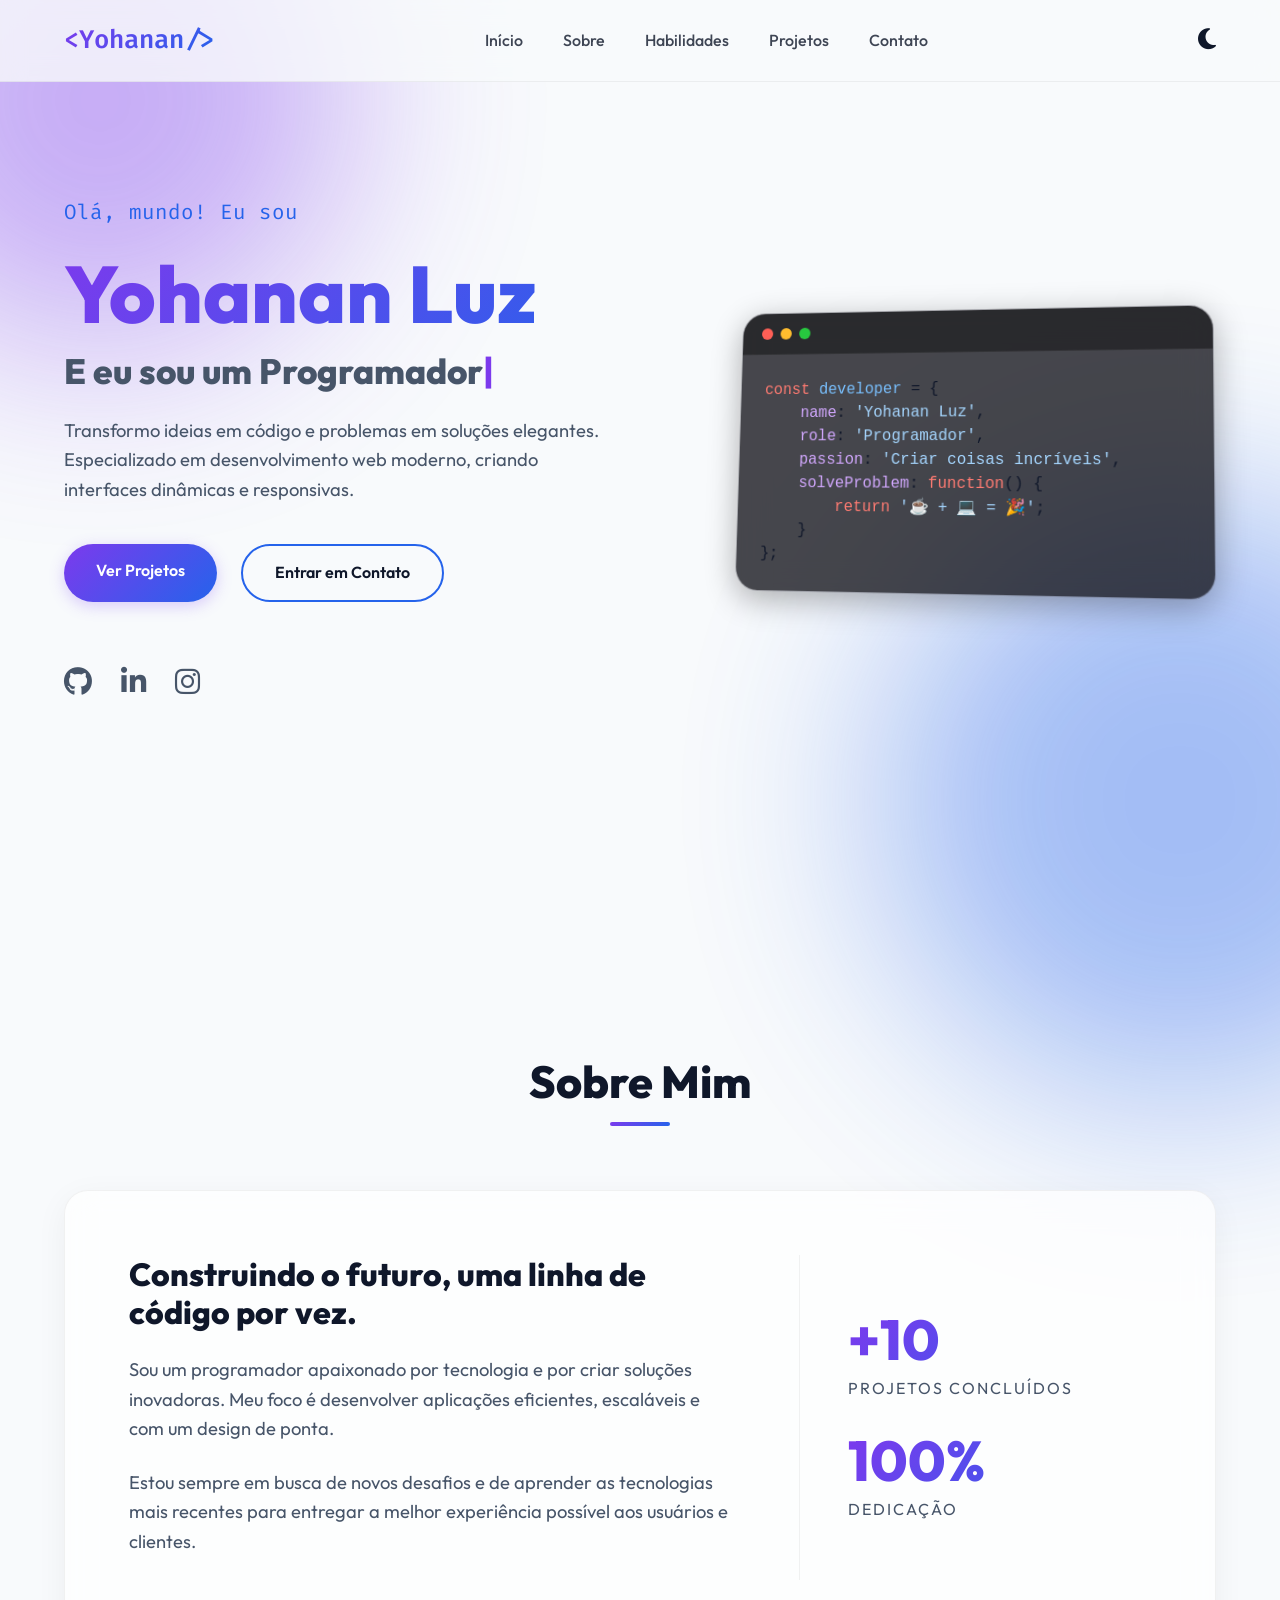
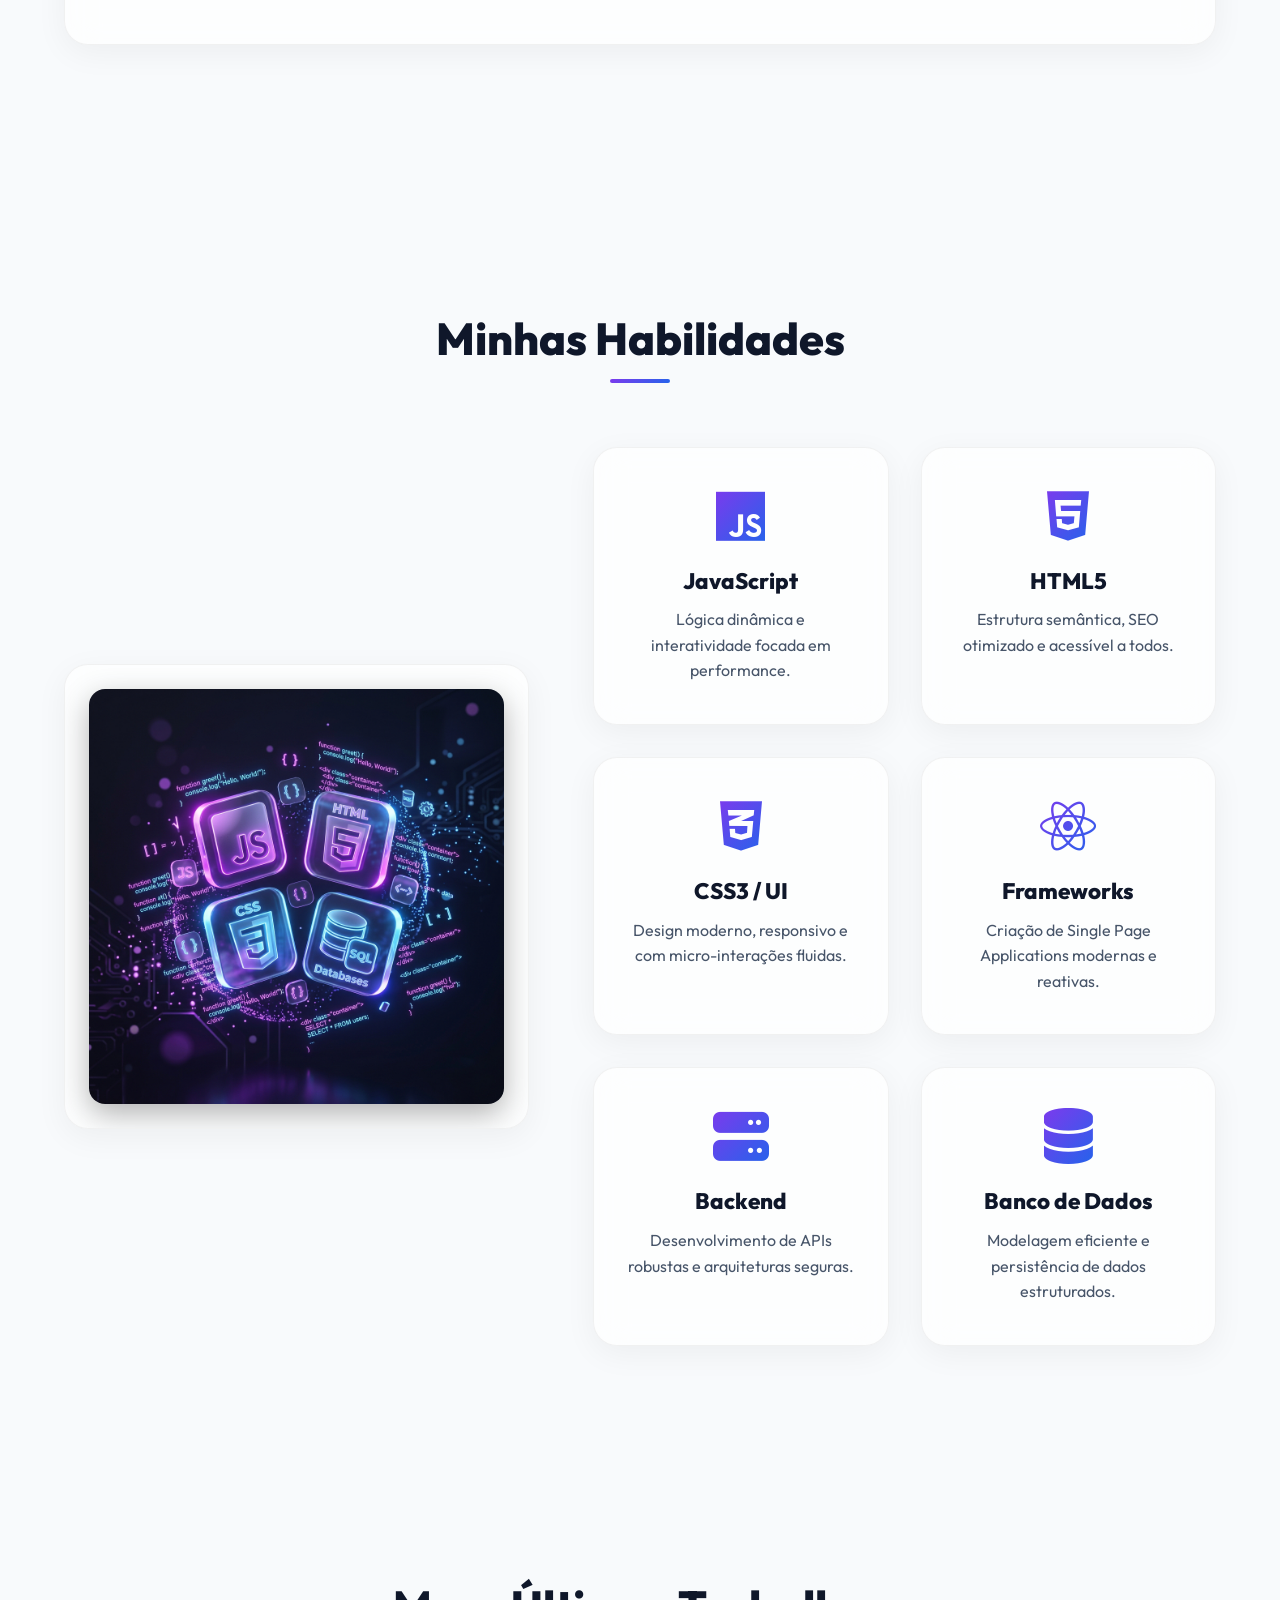
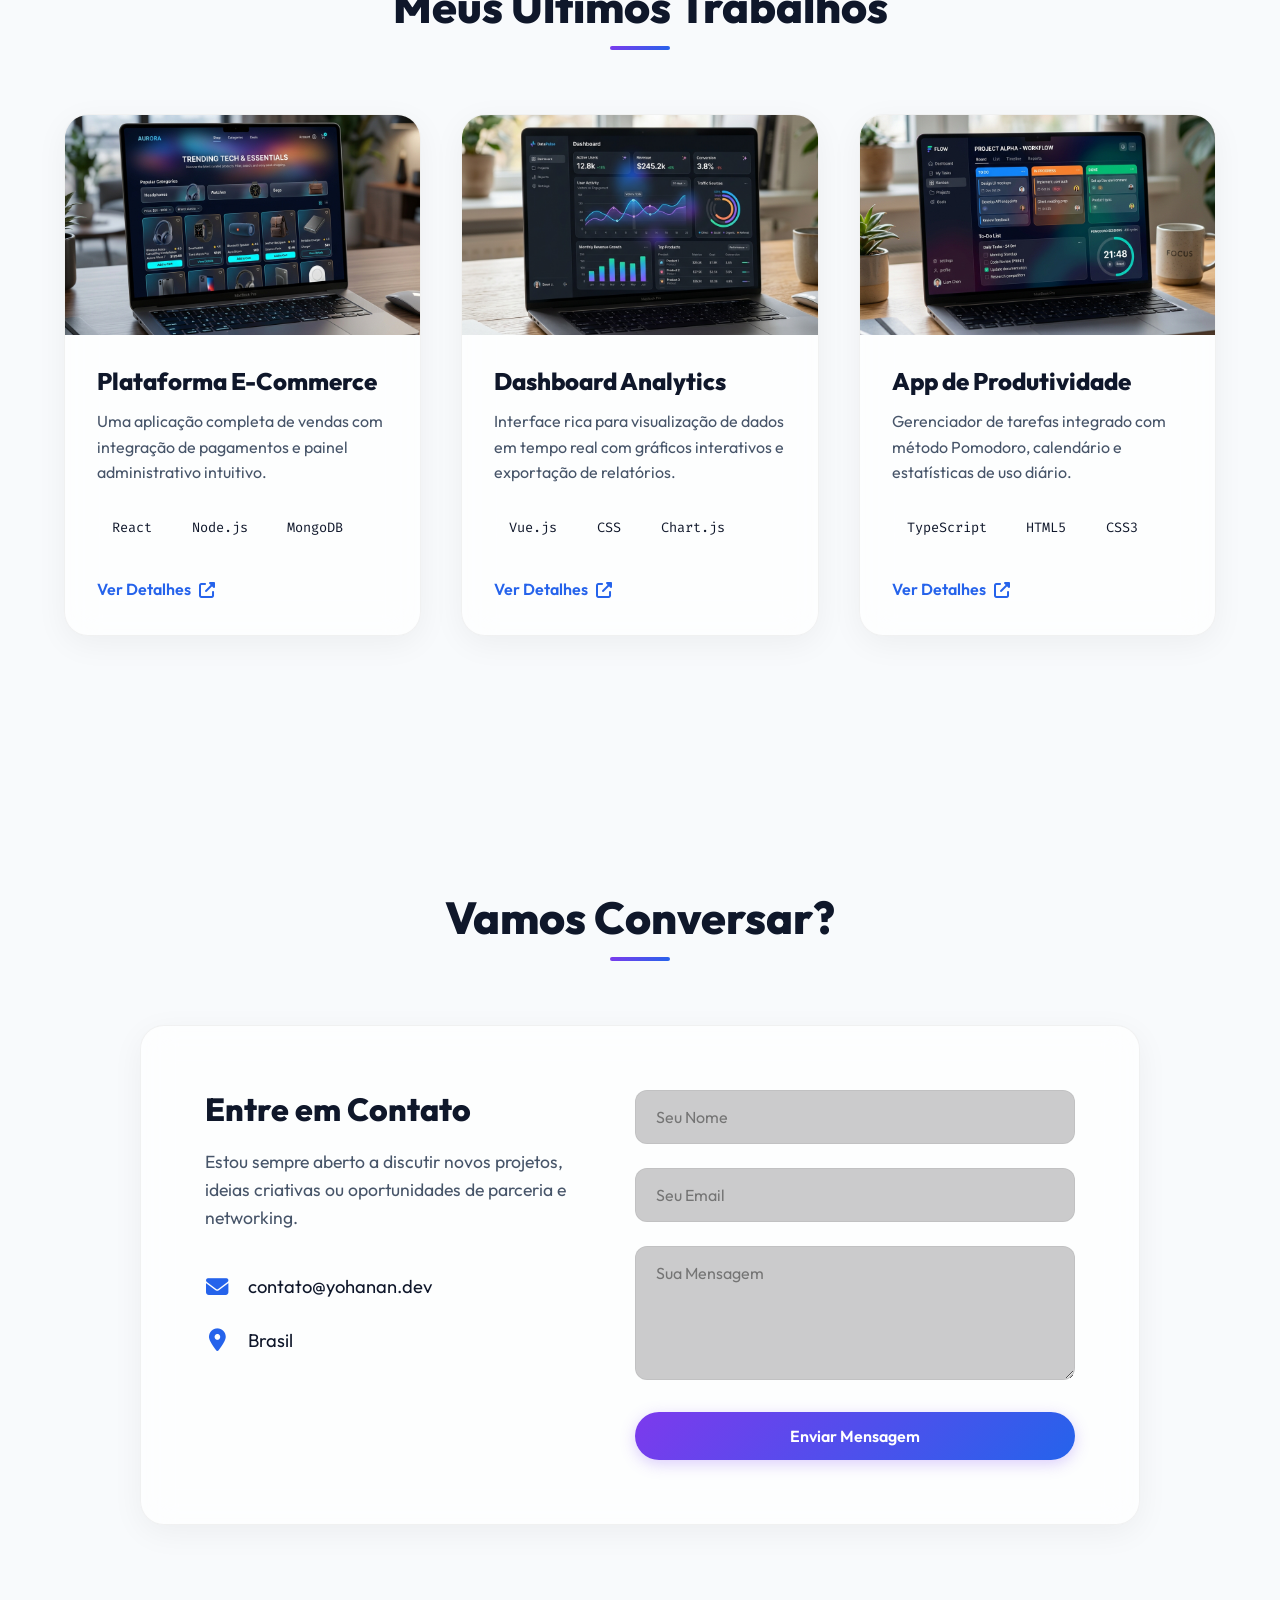
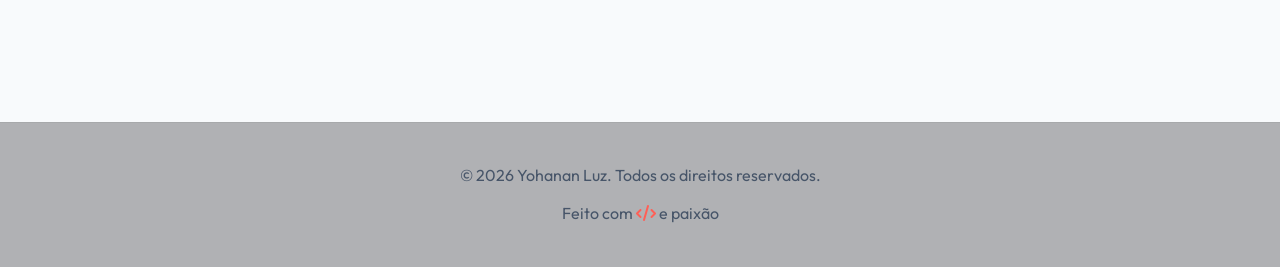
<file: index.html>
<!DOCTYPE html>
<html lang="pt-BR">

<head>
    <meta charset="UTF-8">
    <meta name="viewport" content="width=device-width, initial-scale=1.0">
    <title>Yohanan Luz | Programador</title>
    <meta name="description"
        content="Portfólio de Yohanan Luz, Programador focado em criar experiências web incríveis.">
    <link rel="stylesheet" href="style.css">
    <!-- Google Fonts -->
    <link rel="preconnect" href="https://fonts.googleapis.com">
    <link rel="preconnect" href="https://fonts.gstatic.com" crossorigin>
    <link
        href="https://fonts.googleapis.com/css2?family=Outfit:wght@300;400;600;800&family=Fira+Code:wght@400;500&display=swap"
        rel="stylesheet">
    <!-- Font Awesome -->
    <link rel="stylesheet" href="https://cdnjs.cloudflare.com/ajax/libs/font-awesome/6.4.0/css/all.min.css">
</head>

<body>
    <!-- Background Elements -->
    <div class="bg-shape shape-1"></div>
    <div class="bg-shape shape-2"></div>

    <!-- Container da Seção de Navegação (Navbar) -->
    <header class="navbar">
        <div class="logo">
            <span class="logo-text">&lt;Yohanan/&gt;</span>
        </div>
        <nav class="nav-links" aria-label="Navegação Principal">
            <ul>
                <li><a href="#home">Início</a></li>
                <li><a href="#about">Sobre</a></li>
                <li><a href="#skills">Habilidades</a></li>
                <li><a href="#projects">Projetos</a></li>
                <li><a href="contato.html">Contato</a></li>
            </ul>
        </nav>
        <div class="nav-actions">
            <button id="theme-toggle" class="theme-toggle-btn" aria-label="Alternar Tema">
                <i class="fas fa-sun"></i>
            </button>
            <button class="mobile-menu-btn" aria-label="Menu"><i class="fas fa-bars"></i></button>
        </div>
    </header>

    <!-- Container Principal da Página -->
    <main>
        <!-- Container da Seção Início (Hero) -->
        <section id="home" class="hero">
            <div class="hero-content">
                <p class="greeting">Olá, mundo! Eu sou</p>
                <h1 class="name">Yohanan Luz</h1>
                <h2 class="title">E eu sou um <span class="typing-text"></span><span class="cursor">|</span></h2>
                <p class="description">
                    Transformo ideias em código e problemas em soluções elegantes.
                    Especializado em desenvolvimento web moderno, criando interfaces dinâmicas e responsivas.
                </p>
                <div class="hero-buttons">
                    <a href="#projects" class="btn btn-primary">Ver Projetos</a>
                    <a href="contato.html" class="btn btn-secondary">Entrar em Contato</a>
                </div>
                <div class="social-links">
                    <a href="https://github.com/yohananluz" target="_blank" rel="noopener" aria-label="GitHub (abre em uma nova aba)"><i class="fab fa-github"></i></a>
                    <a href="https://linkedin.com/in/yohananluz" target="_blank" rel="noopener" aria-label="LinkedIn (abre em uma nova aba)"><i class="fab fa-linkedin-in"></i></a>
                    <a href="https://instagram.com/yohananluz" target="_blank" rel="noopener" aria-label="Instagram (abre em uma nova aba)"><i class="fab fa-instagram"></i></a>
                </div>
            </div>
            <div class="hero-image">
                <div class="profile-card glass-panel">
                    <div class="code-window">
                        <div class="window-header">
                            <span class="dot red"></span>
                            <span class="dot yellow"></span>
                            <span class="dot green"></span>
                        </div>
                        <div class="window-body">
                            <pre><code><span class="keyword">const</span> <span class="variable">developer</span> = {
    <span class="property">name</span>: <span class="string">'Yohanan Luz'</span>,
    <span class="property">role</span>: <span class="string">'Programador'</span>,
    <span class="property">passion</span>: <span class="string">'Criar coisas incríveis'</span>,
    <span class="method">solveProblem</span>: <span class="keyword">function</span>() {
        <span class="keyword">return</span> <span class="string">'☕ + 💻 = 🎉'</span>;
    }
};</code></pre>
                        </div>
                    </div>
                </div>
            </div>
        </section>

        <!-- Container da Seção Sobre Mim -->
        <section id="about" class="about">
            <div class="section-heading">
                <h2>Sobre Mim</h2>
                <div class="underline"></div>
            </div>
            <div class="about-content glass-panel">
                <div class="about-text">
                    <h3>Construindo o futuro, uma linha de código por vez.</h3>
                    <p>Sou um programador apaixonado por tecnologia e por criar soluções inovadoras. Meu foco é
                        desenvolver aplicações eficientes, escaláveis e com um design de ponta.</p>
                    <p>Estou sempre em busca de novos desafios e de aprender as tecnologias mais recentes para entregar
                        a melhor experiência possível aos usuários e clientes.</p>
                </div>
                <div class="stats">
                    <div class="stat-item">
                        <span class="stat-number">+10</span>
                        <span class="stat-label">Projetos Concluídos</span>
                    </div>
                    <div class="stat-item">
                        <span class="stat-number">100%</span>
                        <span class="stat-label">Dedicação</span>
                    </div>
                </div>
            </div>
        </section>

        <!-- Container da Seção de Habilidades -->
        <section id="skills" class="skills">
            <div class="section-heading">
                <h2>Minhas Habilidades</h2>
                <div class="underline"></div>
            </div>
            <div class="skills-content">
                <div class="skills-image-container glass-panel">
                    <img src="assets/images/skills-img.jpg" alt="Ilustração de Habilidades" class="skills-img">
                </div>
                <div class="skills-grid">
                    <div class="skill-card glass-panel">
                        <i class="fab fa-js text-gradient"></i>
                        <h3>JavaScript</h3>
                        <p>Lógica dinâmica e interatividade focada em performance.</p>
                    </div>
                    <div class="skill-card glass-panel">
                        <i class="fab fa-html5 text-gradient"></i>
                        <h3>HTML5</h3>
                        <p>Estrutura semântica, SEO otimizado e acessível a todos.</p>
                    </div>
                    <div class="skill-card glass-panel">
                        <i class="fab fa-css3-alt text-gradient"></i>
                        <h3>CSS3 / UI</h3>
                        <p>Design moderno, responsivo e com micro-interações fluidas.</p>
                    </div>
                    <div class="skill-card glass-panel">
                        <i class="fab fa-react text-gradient"></i>
                        <h3>Frameworks</h3>
                        <p>Criação de Single Page Applications modernas e reativas.</p>
                    </div>
                    <div class="skill-card glass-panel">
                        <i class="fas fa-server text-gradient"></i>
                        <h3>Backend</h3>
                        <p>Desenvolvimento de APIs robustas e arquiteturas seguras.</p>
                    </div>
                    <div class="skill-card glass-panel">
                        <i class="fas fa-database text-gradient"></i>
                        <h3>Banco de Dados</h3>
                        <p>Modelagem eficiente e persistência de dados estruturados.</p>
                    </div>
                </div>
            </div>
        </section>

        <!-- Container da Seção Últimos Trabalhos (Projetos) -->
        <section id="projects" class="projects">
            <div class="section-heading">
                <h2>Meus Últimos Trabalhos</h2>
                <div class="underline"></div>
            </div>
            <div class="projects-grid">
                <div class="project-card glass-panel">
                    <div class="project-image" role="img" aria-label="Mockup do projeto E-Commerce" style="background-image: url('assets/images/ecommerce-mockup.jpg')"></div>
                    <div class="project-info">
                        <h3>Plataforma E-Commerce</h3>
                        <p>Uma aplicação completa de vendas com integração de pagamentos e painel administrativo
                            intuitivo.</p>
                        <div class="project-tags">
                            <span>React</span>
                            <span>Node.js</span>
                            <span>MongoDB</span>
                        </div>
                        <a href="#" class="project-link">Ver Detalhes <i class="fas fa-external-link-alt"></i></a>
                    </div>
                </div>
                <div class="project-card glass-panel">
                    <div class="project-image" role="img" aria-label="Mockup do projeto Dashboard Analytics" style="background-image: url('assets/images/dashboard-mockup.jpg')"></div>
                    <div class="project-info">
                        <h3>Dashboard Analytics</h3>
                        <p>Interface rica para visualização de dados em tempo real com gráficos interativos e exportação
                            de relatórios.</p>
                        <div class="project-tags">
                            <span>Vue.js</span>
                            <span>CSS</span>
                            <span>Chart.js</span>
                        </div>
                        <a href="#" class="project-link">Ver Detalhes <i class="fas fa-external-link-alt"></i></a>
                    </div>
                </div>
                <div class="project-card glass-panel">
                    <div class="project-image" role="img" aria-label="Mockup do projeto App de Produtividade" style="background-image: url('assets/images/productivity-mockup.jpg')"></div>
                    <div class="project-info">
                        <h3>App de Produtividade</h3>
                        <p>Gerenciador de tarefas integrado com método Pomodoro, calendário e estatísticas de uso
                            diário.</p>
                        <div class="project-tags">
                            <span>TypeScript</span>
                            <span>HTML5</span>
                            <span>CSS3</span>
                        </div>
                        <a href="#" class="project-link">Ver Detalhes <i class="fas fa-external-link-alt"></i></a>
                    </div>
                </div>
            </div>
        </section>

        <!-- Container da Seção de Contato -->
        <section id="contact" class="contact">
            <div class="section-heading">
                <h2>Vamos Conversar?</h2>
                <div class="underline"></div>
            </div>
            <div class="contact-container glass-panel">
                <div class="contact-info">
                    <h3>Entre em Contato</h3>
                    <p>Estou sempre aberto a discutir novos projetos, ideias criativas ou oportunidades de parceria e
                        networking.</p>
                    <div class="contact-details">
                        <div class="contact-item">
                            <i class="fas fa-envelope"></i>
                            <span>contato@yohanan.dev</span>
                        </div>
                        <div class="contact-item">
                            <i class="fas fa-map-marker-alt"></i>
                            <span>Brasil</span>
                        </div>
                    </div>
                </div>
                <form class="contact-form">
                    <div class="form-group">
                        <label for="form-nome" class="sr-only">Seu Nome</label>
                        <input type="text" id="form-nome" name="nome" placeholder="Seu Nome" required>
                    </div>
                    <div class="form-group">
                        <label for="form-email" class="sr-only">Seu Email</label>
                        <input type="email" id="form-email" name="email" placeholder="Seu Email" required>
                    </div>
                    <div class="form-group">
                        <label for="form-mensagem" class="sr-only">Sua Mensagem</label>
                        <textarea id="form-mensagem" name="mensagem" placeholder="Sua Mensagem" rows="5" required></textarea>
                    </div>
                    <button type="submit" class="btn btn-primary w-100">Enviar Mensagem</button>
                </form>
            </div>
        </section>
    </main>

    <!-- Container da Seção de Rodapé (Footer) -->
    <footer>
        <p>&copy; 2026 Yohanan Luz. Todos os direitos reservados.</p>
        <p class="made-with">Feito com <i class="fas fa-code"></i> e paixão</p>
    </footer>

    <script src="script.js"></script>
</body>

</html>
</file>
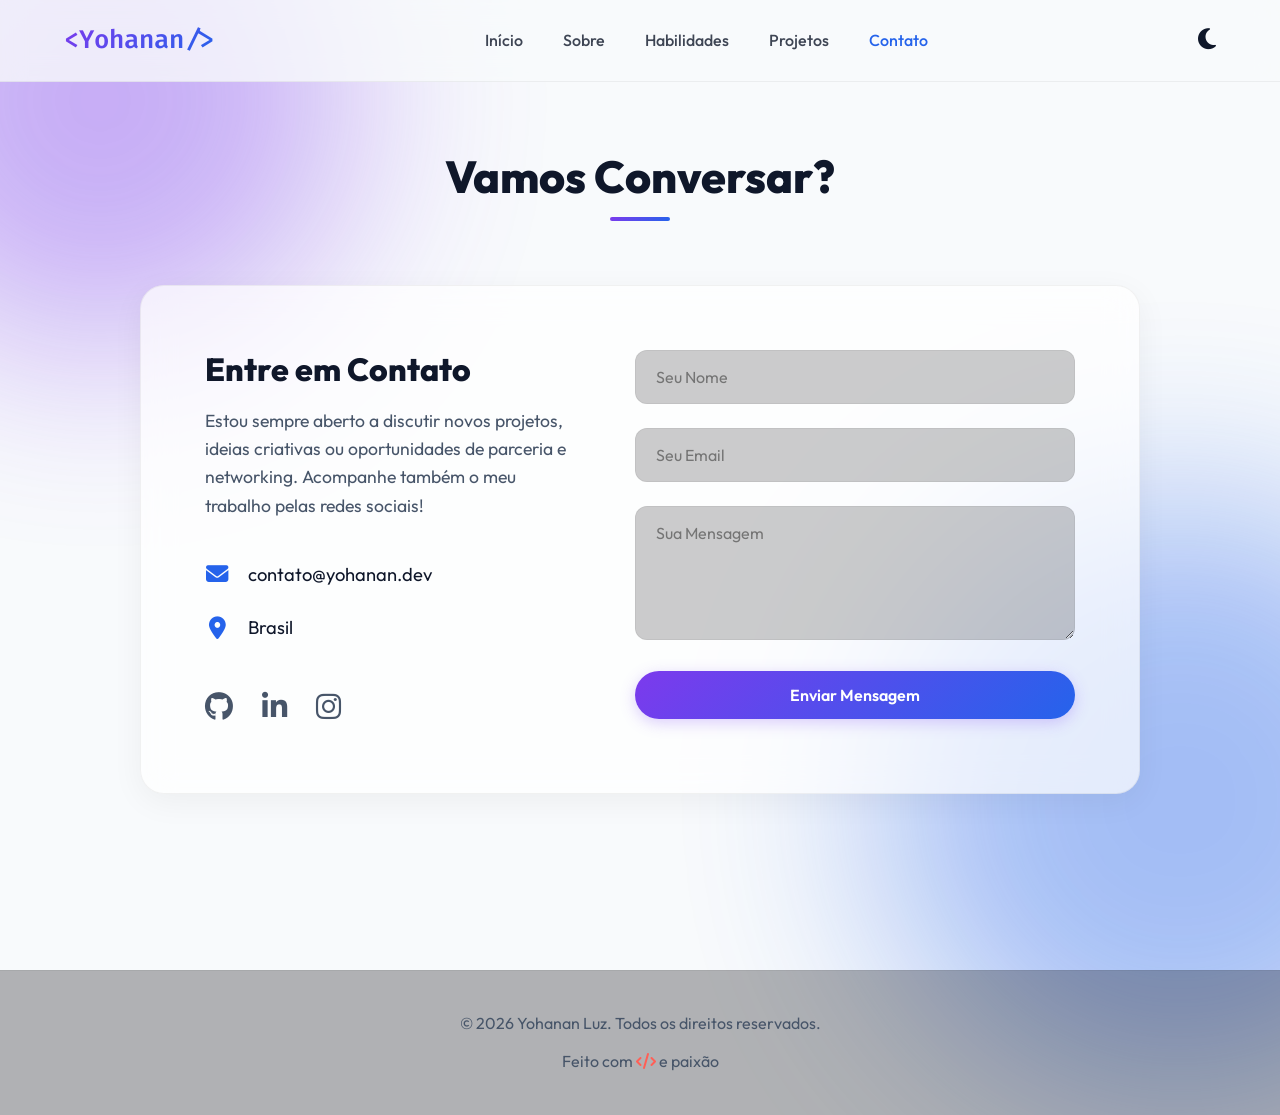
<file: contato.html>
<!DOCTYPE html>
<html lang="pt-BR">

<head>
    <meta charset="UTF-8">
    <meta name="viewport" content="width=device-width, initial-scale=1.0">
    <title>Contato | Yohanan Luz</title>
    <meta name="description" content="Entre em contato com Yohanan Luz. Conheça minhas redes sociais e envie uma mensagem.">
    <link rel="stylesheet" href="style.css">
    <!-- Google Fonts -->
    <link rel="preconnect" href="https://fonts.googleapis.com">
    <link rel="preconnect" href="https://fonts.gstatic.com" crossorigin>
    <link href="https://fonts.googleapis.com/css2?family=Outfit:wght@300;400;600;800&family=Fira+Code:wght@400;500&display=swap" rel="stylesheet">
    <!-- Font Awesome -->
    <link rel="stylesheet" href="https://cdnjs.cloudflare.com/ajax/libs/font-awesome/6.4.0/css/all.min.css">
</head>

<body>
    <!-- Container dos Background Elements -->
    <div class="bg-shape shape-1"></div>
    <div class="bg-shape shape-2"></div>

    <!-- Container da Seção de Navegação (Navbar) -->
    <header class="navbar">
        <div class="logo">
            <a href="index.html" style="text-decoration: none;"><span class="logo-text">&lt;Yohanan/&gt;</span></a>
        </div>
        <nav class="nav-links" aria-label="Navegação Principal">
            <ul>
                <li><a href="index.html#home">Início</a></li>
                <li><a href="index.html#about">Sobre</a></li>
                <li><a href="index.html#skills">Habilidades</a></li>
                <li><a href="index.html#projects">Projetos</a></li>
                <li><a href="contato.html" class="active">Contato</a></li>
            </ul>
        </nav>
        <div class="nav-actions">
            <!-- Container do Botão de Tema -->
            <button id="theme-toggle" class="theme-toggle-btn" aria-label="Alternar Tema">
                <i class="fas fa-sun"></i>
            </button>
            <!-- Container do Botão de Menu Mobile -->
            <button class="mobile-menu-btn" aria-label="Menu"><i class="fas fa-bars"></i></button>
        </div>
    </header>

    <!-- Container Principal da Página -->
    <main>
        <!-- Container da Seção de Contato -->
        <section id="contact" class="contact" style="padding-top: 150px; min-height: 80vh;">
            <div class="section-heading">
                <h2>Vamos Conversar?</h2>
                <div class="underline"></div>
            </div>
            <div class="contact-container glass-panel">
                <div class="contact-info">
                    <h3>Entre em Contato</h3>
                    <p>Estou sempre aberto a discutir novos projetos, ideias criativas ou oportunidades de parceria e networking. Acompanhe também o meu trabalho pelas redes sociais!</p>
                    <div class="contact-details">
                        <!-- Container de Detalhe de Email -->
                        <div class="contact-item">
                            <i class="fas fa-envelope"></i>
                            <span>contato@yohanan.dev</span>
                        </div>
                        <!-- Container de Detalhe de Localização -->
                        <div class="contact-item">
                            <i class="fas fa-map-marker-alt"></i>
                            <span>Brasil</span>
                        </div>
                    </div>
                    <!-- Container de Redes Sociais -->
                    <div class="social-links" style="margin-top: 2.5rem; justify-content: flex-start;">
                        <a href="https://github.com/yohananluz" target="_blank" rel="noopener" aria-label="GitHub (abre em uma nova aba)"><i class="fab fa-github"></i></a>
                        <a href="https://linkedin.com/in/yohananluz" target="_blank" rel="noopener" aria-label="LinkedIn (abre em uma nova aba)"><i class="fab fa-linkedin-in"></i></a>
                        <a href="https://instagram.com/yohananluz" target="_blank" rel="noopener" aria-label="Instagram (abre em uma nova aba)"><i class="fab fa-instagram"></i></a>
                    </div>
                </div>
                <!-- Container do Formulário de Contato -->
                <form class="contact-form" action="#" method="POST">
                    <!-- Container do Campo Nome -->
                    <div class="form-group">
                        <label for="form-nome" class="sr-only">Seu Nome</label>
                        <input type="text" id="form-nome" name="nome" placeholder="Seu Nome" required>
                    </div>
                    <!-- Container do Campo Email -->
                    <div class="form-group">
                        <label for="form-email" class="sr-only">Seu Email</label>
                        <input type="email" id="form-email" name="email" placeholder="Seu Email" required>
                    </div>
                    <!-- Container do Campo Mensagem -->
                    <div class="form-group">
                        <label for="form-mensagem" class="sr-only">Sua Mensagem</label>
                        <textarea id="form-mensagem" name="mensagem" placeholder="Sua Mensagem" rows="5" required></textarea>
                    </div>
                    <!-- Container do Botão Enviar -->
                    <button type="submit" class="btn btn-primary w-100">Enviar Mensagem</button>
                </form>
            </div>
        </section>
    </main>

    <!-- Container da Seção de Rodapé (Footer) -->
    <footer>
        <p>&copy; 2026 Yohanan Luz. Todos os direitos reservados.</p>
        <p class="made-with">Feito com <i class="fas fa-code"></i> e paixão</p>
    </footer>

    <script src="script.js"></script>
</body>

</html>
</file>
<file: style.css>
/* Custom Properties & Tokens */
:root {
    --bg-dark: #0f1016;
    --bg-panel: rgba(25, 26, 35, 0.4);
    --text-primary: #ffffff;
    --text-secondary: #a0a0b0;
    --accent-1: #8b5cf6;
    /* Vibrant Purple */
    --accent-2: #3b82f6;
    /* Bright Blue */
    --accent-gradient: linear-gradient(135deg, var(--accent-1), var(--accent-2));

    --glass-border: rgba(255, 255, 255, 0.05);
    --glass-shadow: 0 8px 32px 0 rgba(0, 0, 0, 0.3);
    --glass-blur: blur(16px);
    
    --card-hover-bg: rgba(25, 26, 35, 0.7);
    --card-hover-border: rgba(255, 255, 255, 0.1);

    --font-main: 'Outfit', sans-serif;
    --font-code: 'Fira Code', monospace;

    --transition-fast: 0.2s ease;
    --transition-medium: 0.4s cubic-bezier(0.25, 0.46, 0.45, 0.94);
}

[data-theme="light"] {
    --bg-dark: #f8fafc;
    --bg-panel: rgba(255, 255, 255, 0.7);
    --text-primary: #0f172a;
    --text-secondary: #475569;
    --accent-1: #7c3aed;
    --accent-2: #2563eb;
    
    --glass-border: rgba(0, 0, 0, 0.05);
    --glass-shadow: 0 8px 32px 0 rgba(0, 0, 0, 0.05);

    --bg-navbar: rgba(248, 250, 252, 0.8);
    --bg-navbar-scrolled: rgba(248, 250, 252, 0.95);
    --input-bg: rgba(0, 0, 0, 0.03);
    --footer-bg: rgba(0, 0, 0, 0.03);
    --tag-bg: rgba(0, 0, 0, 0.05);
    --tag-border: rgba(0, 0, 0, 0.1);
    --card-hover-bg: rgba(248, 250, 252, 0.9);
    --card-hover-border: rgba(0, 0, 0, 0.1);
}

/* Reset & Base */
* {
    margin: 0;
    padding: 0;
    box-sizing: border-box;
}

html {
    scroll-behavior: smooth;
    scroll-padding-top: 80px;
}

body {
    background-color: var(--bg-dark);
    color: var(--text-primary);
    font-family: var(--font-main);
    line-height: 1.6;
    overflow-x: hidden;
    position: relative;
}

/* Background Shapes */
.bg-shape {
    position: fixed;
    border-radius: 50%;
    filter: blur(100px);
    z-index: -1;
    opacity: 0.4;
}

.shape-1 {
    width: 500px;
    height: 500px;
    background: var(--accent-1);
    top: -150px;
    left: -150px;
    animation: float 12s infinite alternate;
}

.shape-2 {
    width: 600px;
    height: 600px;
    background: var(--accent-2);
    bottom: -200px;
    right: -200px;
    animation: float 15s infinite alternate-reverse;
}

@keyframes float {
    0% {
        transform: translate(0, 0);
    }

    100% {
        transform: translate(40px, 60px);
    }
}

/* Typography */
h1,
h2,
h3,
h4 {
    font-weight: 800;
    line-height: 1.2;
}

.text-gradient {
    background: var(--accent-gradient);
    -webkit-background-clip: text;
    -webkit-text-fill-color: transparent;
    background-clip: text;
}

/* UI Components */
.glass-panel {
    background: var(--bg-panel);
    backdrop-filter: var(--glass-blur);
    -webkit-backdrop-filter: var(--glass-blur);
    border: 1px solid var(--glass-border);
    border-radius: 24px;
    box-shadow: var(--glass-shadow);
}

.btn {
    display: inline-block;
    padding: 14px 32px;
    border-radius: 30px;
    font-weight: 600;
    text-decoration: none;
    transition: var(--transition-medium);
    cursor: pointer;
    border: none;
    font-family: var(--font-main);
    font-size: 1rem;
}

.btn-primary {
    background: var(--accent-gradient);
    color: white;
    box-shadow: 0 4px 15px rgba(139, 92, 246, 0.3);
}

.btn-primary:hover {
    transform: translateY(-3px);
    box-shadow: 0 8px 25px rgba(139, 92, 246, 0.5);
}

.btn-secondary {
    background: transparent;
    color: var(--text-primary);
    border: 2px solid var(--accent-2);
}

.btn-secondary:hover {
    background: rgba(59, 130, 246, 0.1);
    transform: translateY(-3px);
}

.w-100 {
    width: 100%;
}

.section-heading {
    text-align: center;
    margin-bottom: 4rem;
}

.section-heading h2 {
    font-size: 2.8rem;
    margin-bottom: 0.8rem;
}

.underline {
    height: 4px;
    width: 60px;
    background: var(--accent-gradient);
    margin: 0 auto;
    border-radius: 2px;
}

/* Navigation */
.navbar {
    position: fixed;
    top: 0;
    left: 0;
    width: 100%;
    padding: 20px 5%;
    display: flex;
    justify-content: space-between;
    align-items: center;
    z-index: 1000;
    background: rgba(15, 16, 22, 0.7);
    backdrop-filter: blur(12px);
    -webkit-backdrop-filter: blur(12px);
    border-bottom: 1px solid var(--glass-border);
    transition: all 0.3s ease;
}

.logo-text {
    font-family: var(--font-code);
    font-size: 1.6rem;
    font-weight: 600;
    color: var(--text-primary);
    background: var(--accent-gradient);
    background-clip: text;
    -webkit-background-clip: text;
    -webkit-text-fill-color: transparent;
}

.nav-links ul {
    display: flex;
    gap: 2.5rem;
    list-style: none;
    margin: 0;
    padding: 0;
}

.nav-links a {
    color: var(--text-primary);
    text-decoration: none;
    font-weight: 500;
    transition: var(--transition-fast);
    position: relative;
    opacity: 0.8;
}

.nav-links a:hover,
.nav-links a.active {
    opacity: 1;
    color: var(--accent-2);
}

.nav-actions {
    display: flex;
    align-items: center;
    gap: 1rem;
}

.theme-toggle-btn {
    background: none;
    border: none;
    color: var(--text-primary);
    font-size: 1.5rem;
    cursor: pointer;
    transition: var(--transition-fast);
}

.theme-toggle-btn:hover {
    color: var(--accent-2);
    transform: scale(1.1);
}

.mobile-menu-btn {
    display: none;
    background: none;
    border: none;
    color: white;
    font-size: 1.5rem;
    cursor: pointer;
}

/* Sections */
section {
    padding: 7rem 5%;
    min-height: 100vh;
    display: flex;
    flex-direction: column;
    justify-content: center;
}

/* Hero Section */
.hero {
    flex-direction: row;
    align-items: center;
    justify-content: space-between;
    gap: 4rem;
}

.hero-content {
    flex: 1.2;
}

.greeting {
    color: var(--accent-2);
    font-size: 1.3rem;
    font-family: var(--font-code);
    margin-bottom: 1rem;
    letter-spacing: 1px;
}

.name {
    font-size: 5rem;
    background: var(--accent-gradient);
    background-clip: text;
    -webkit-background-clip: text;
    -webkit-text-fill-color: transparent;
    margin-bottom: 0.5rem;
}

.title {
    font-size: 2.2rem;
    color: var(--text-secondary);
    margin-bottom: 1.5rem;
}

.cursor {
    animation: blink 1s infinite;
    color: var(--accent-1);
}

@keyframes blink {

    0%,
    100% {
        opacity: 1;
    }

    50% {
        opacity: 0;
    }
}

.description {
    font-size: 1.15rem;
    color: var(--text-secondary);
    margin-bottom: 2.5rem;
    max-width: 550px;
}

.hero-buttons {
    display: flex;
    gap: 1.5rem;
    margin-bottom: 3.5rem;
}

.social-links {
    display: flex;
    gap: 1.8rem;
}

.social-links a {
    color: var(--text-secondary);
    font-size: 1.8rem;
    transition: var(--transition-fast);
}

.social-links a:hover {
    color: var(--accent-2);
    transform: translateY(-4px);
}

.hero-image {
    flex: 1;
    display: flex;
    justify-content: center;
}

.profile-card {
    /* Mantém a janela de mockups sempre no estilo Dark Mode */
    --bg-panel: rgba(25, 26, 35, 0.4);
    --glass-border: rgba(255, 255, 255, 0.05);
    --glass-shadow: 0 8px 32px 0 rgba(0, 0, 0, 0.3);

    width: 100%;
    max-width: 480px;
    padding: 0;
    overflow: hidden;
    transform: perspective(1000px) rotateY(-8deg) rotateX(5deg);
    transition: var(--transition-medium);
}

.profile-card:hover {
    transform: perspective(1000px) rotateY(0deg) rotateX(0deg);
}

.code-window {
    background: rgba(10, 10, 15, 0.6);
}

.window-header {
    display: flex;
    gap: 8px;
    padding: 15px 20px;
    background: rgba(0, 0, 0, 0.4);
    border-bottom: 1px solid rgba(255, 255, 255, 0.05);
}

.dot {
    width: 12px;
    height: 12px;
    border-radius: 50%;
}

.dot.red {
    background: #ff5f56;
}

.dot.yellow {
    background: #ffbd2e;
}

.dot.green {
    background: #27c93f;
}

.window-body {
    padding: 25px;
    font-family: var(--font-code);
    font-size: 1rem;
    overflow-x: auto;
}

.window-body pre {
    margin: 0;
    line-height: 1.5;
}

.keyword {
    color: #ff7b72;
}

.variable {
    color: #79c0ff;
}

.property {
    color: #d2a8ff;
}

.string {
    color: #a5d6ff;
}

.method {
    color: #d2a8ff;
}

/* About Section */
.about-content {
    display: flex;
    gap: 4rem;
    padding: 4rem;
}

.about-text {
    flex: 2;
}

.about-text h3 {
    font-size: 2rem;
    margin-bottom: 1.5rem;
    color: var(--text-primary);
}

.about-text p {
    color: var(--text-secondary);
    margin-bottom: 1.5rem;
    font-size: 1.15rem;
}

.stats {
    flex: 1;
    display: flex;
    flex-direction: column;
    gap: 2rem;
    justify-content: center;
    border-left: 1px solid var(--glass-border);
    padding-left: 3rem;
}

.stat-item {
    text-align: left;
}

.stat-number {
    display: block;
    font-size: 3.5rem;
    font-weight: 800;
    background: var(--accent-gradient);
    background-clip: text;
    -webkit-background-clip: text;
    -webkit-text-fill-color: transparent;
    line-height: 1;
    margin-bottom: 0.5rem;
}

.stat-label {
    color: var(--text-secondary);
    font-size: 1rem;
    text-transform: uppercase;
    letter-spacing: 2px;
}

/* Skills Section */
.skills-content {
    display: flex;
    gap: 4rem;
    align-items: center;
}

.skills-image-container {
    flex: 1;
    overflow: hidden;
    padding: 1.5rem;
    display: flex;
    justify-content: center;
    align-items: center;
}

.skills-img {
    width: 100%;
    height: auto;
    border-radius: 16px;
    object-fit: cover;
    transition: var(--transition-medium);
    box-shadow: 0 10px 30px rgba(0,0,0,0.3);
}

.skills-image-container:hover .skills-img {
    transform: scale(1.05);
}

.skills-grid {
    flex: 1.5;
    display: grid;
    grid-template-columns: repeat(auto-fit, minmax(280px, 1fr));
    gap: 2rem;
}

.skill-card {
    padding: 2.5rem 2rem;
    text-align: center;
    transition: var(--transition-medium);
}

.skill-card:hover {
    transform: translateY(-10px);
    background: var(--card-hover-bg);
    border-color: var(--card-hover-border);
}

.skill-card i {
    font-size: 3.5rem;
    margin-bottom: 1.5rem;
}

.skill-card h3 {
    font-size: 1.4rem;
    margin-bottom: 0.8rem;
}

.skill-card p {
    color: var(--text-secondary);
    font-size: 1rem;
}

/* Projects Section */
.projects-grid {
    display: grid;
    grid-template-columns: repeat(auto-fit, minmax(320px, 1fr));
    gap: 2.5rem;
}

.project-card {
    overflow: hidden;
    transition: var(--transition-medium);
    display: flex;
    flex-direction: column;
}

.project-card:hover {
    transform: translateY(-10px);
    box-shadow: 0 15px 40px rgba(0, 0, 0, 0.4);
}

.project-image {
    height: 220px;
    width: 100%;
    background-size: cover;
    background-position: center;
}

.project-info {
    padding: 2rem;
    display: flex;
    flex-direction: column;
    flex: 1;
}

.project-info h3 {
    font-size: 1.5rem;
    margin-bottom: 0.8rem;
}

.project-info p {
    color: var(--text-secondary);
    font-size: 1rem;
    margin-bottom: 1.5rem;
    flex: 1;
}

.project-tags {
    display: flex;
    flex-wrap: wrap;
    gap: 0.6rem;
    margin-bottom: 2rem;
}

.project-tags span {
    font-size: 0.85rem;
    padding: 6px 14px;
    background: rgba(255, 255, 255, 0.05);
    border: 1px solid rgba(255, 255, 255, 0.1);
    border-radius: 20px;
    font-family: var(--font-code);
    color: var(--text-primary);
}

.project-link {
    color: var(--accent-2);
    text-decoration: none;
    font-weight: 600;
    display: flex;
    align-items: center;
    gap: 0.5rem;
    transition: var(--transition-fast);
    align-self: flex-start;
}

.project-link:hover {
    color: var(--accent-1);
    gap: 0.8rem;
}

/* Contact Section */
.contact-container {
    display: flex;
    gap: 4rem;
    padding: 4rem;
    max-width: 1000px;
    margin: 0 auto;
    width: 100%;
}

.contact-info {
    flex: 1;
}

.contact-info h3 {
    font-size: 2rem;
    margin-bottom: 1.2rem;
}

.contact-info p {
    color: var(--text-secondary);
    margin-bottom: 2.5rem;
    font-size: 1.1rem;
}

.contact-details {
    display: flex;
    flex-direction: column;
    gap: 1.5rem;
}

.contact-item {
    display: flex;
    align-items: center;
    gap: 1.2rem;
    font-size: 1.15rem;
}

.contact-item i {
    color: var(--accent-2);
    font-size: 1.4rem;
    width: 24px;
    text-align: center;
}

.contact-form {
    flex: 1.2;
    display: flex;
    flex-direction: column;
    gap: 1.5rem;
}

.form-group input,
.form-group textarea {
    width: 100%;
    padding: 16px 20px;
    background: rgba(0, 0, 0, 0.2);
    border: 1px solid var(--glass-border);
    border-radius: 12px;
    color: var(--text-primary);
    font-family: var(--font-main);
    font-size: 1rem;
    transition: var(--transition-fast);
}

.form-group input:focus,
.form-group textarea:focus {
    outline: none;
    border-color: var(--accent-2);
    background: rgba(0, 0, 0, 0.4);
    box-shadow: 0 0 0 4px rgba(59, 130, 246, 0.1);
}

/* Footer */
footer {
    text-align: center;
    padding: 2.5rem;
    border-top: 1px solid var(--glass-border);
    margin-top: 4rem;
    background: rgba(10, 10, 15, 0.3);
}

footer p {
    color: var(--text-secondary);
    font-size: 1rem;
}

.made-with {
    margin-top: 0.8rem;
}

.made-with i {
    color: #ff5f56;
}

/* Responsive Design */
@media (max-width: 1024px) {
    .hero {
        flex-direction: column;
        text-align: center;
    }

    .description {
        margin: 0 auto 2.5rem;
    }

    .hero-buttons {
        justify-content: center;
    }

    .social-links {
        justify-content: center;
    }

    .profile-card {
        transform: none;
    }

    .about-content {
        flex-direction: column;
        padding: 3rem;
    }

    .skills-content {
        flex-direction: column;
    }

    .stats {
        flex-direction: row;
        border-left: none;
        border-top: 1px solid var(--glass-border);
        padding-left: 0;
        padding-top: 2rem;
        justify-content: space-around;
    }

    .stat-item {
        text-align: center;
    }

    .contact-container {
        flex-direction: column;
        padding: 3rem;
    }
}

@media (max-width: 768px) {
    .nav-links {
        display: none;
        /* Em um projeto real, aqui iria um menu mobile */
    }

    .mobile-menu-btn {
        display: block;
    }

    .name {
        font-size: 3.5rem;
    }

    .title {
        font-size: 1.6rem;
    }

    section {
        padding: 6rem 5%;
    }

    .stats {
        flex-direction: column;
        align-items: center;
    }
}

/* Accessibility Utilities */
.sr-only {
    position: absolute;
    width: 1px;
    height: 1px;
    padding: 0;
    margin: -1px;
    overflow: hidden;
    clip: rect(0, 0, 0, 0);
    white-space: nowrap;
    border-width: 0;
}
</file>
